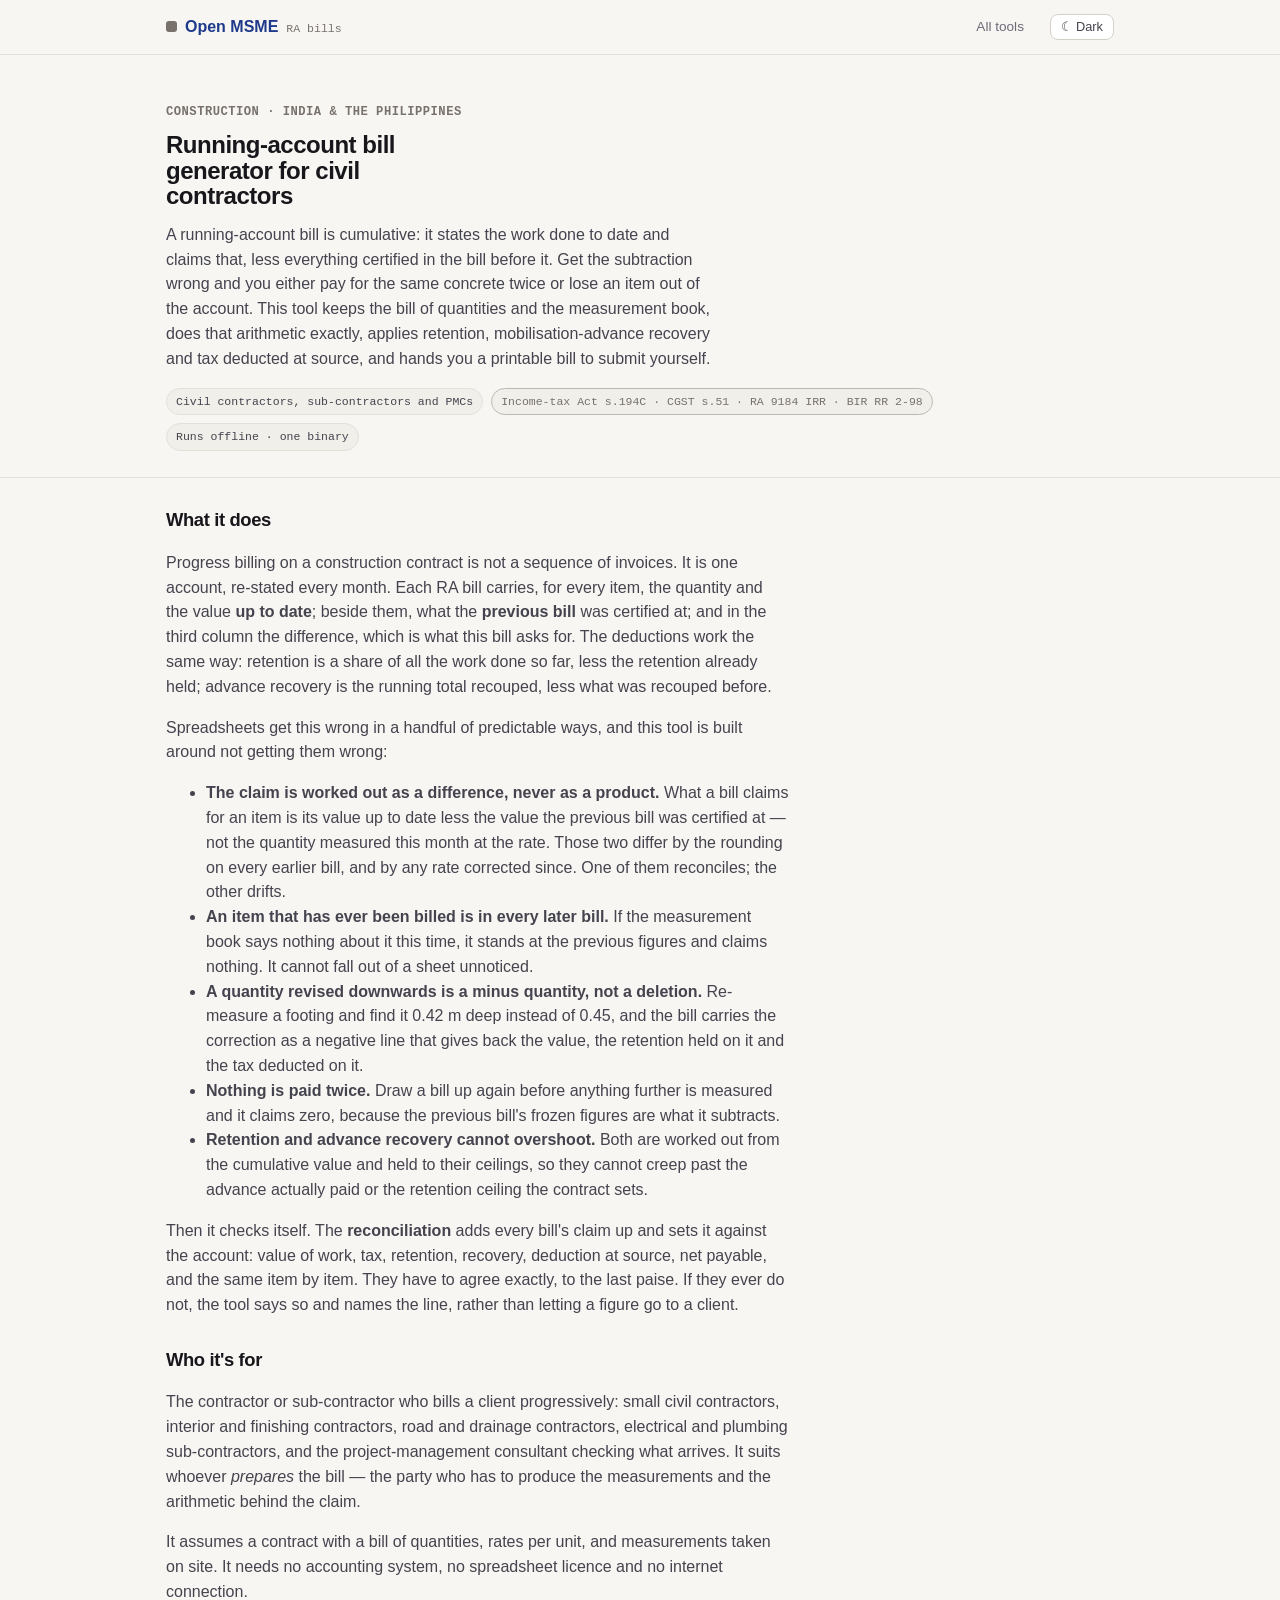
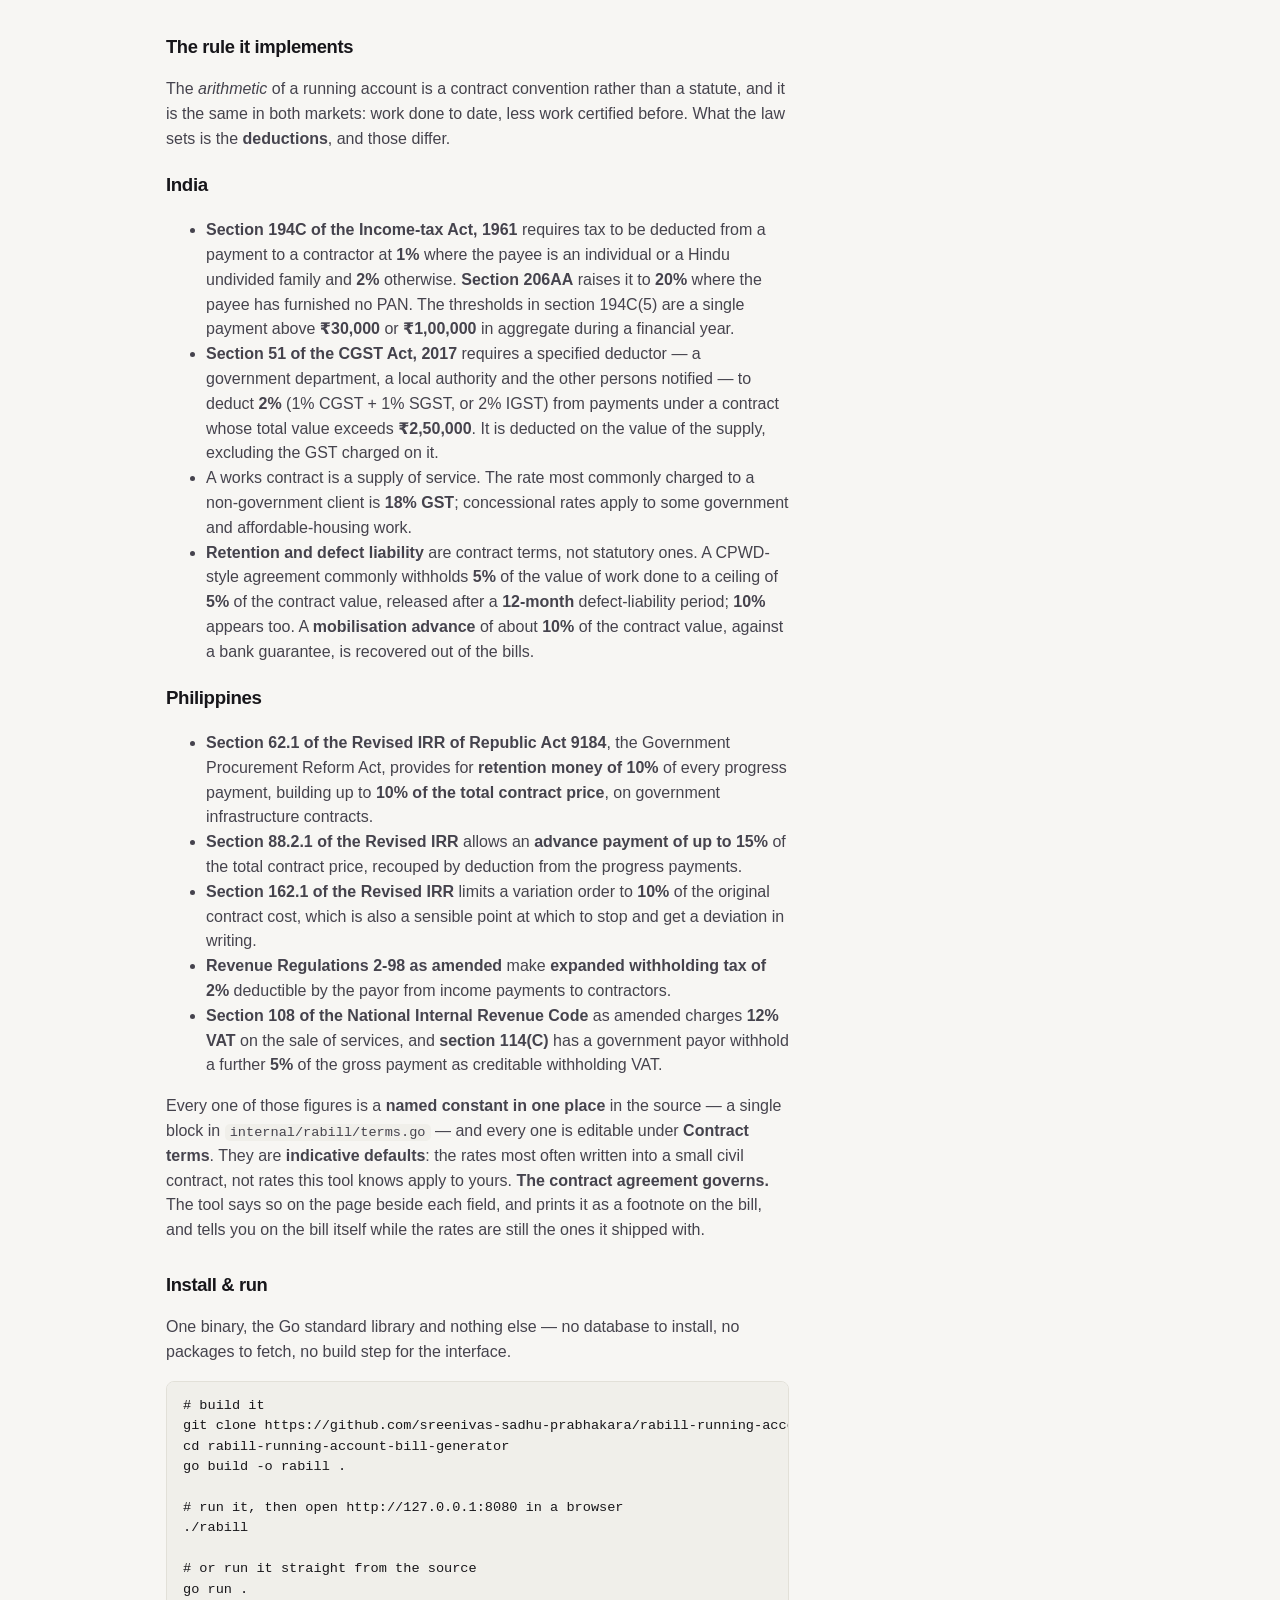
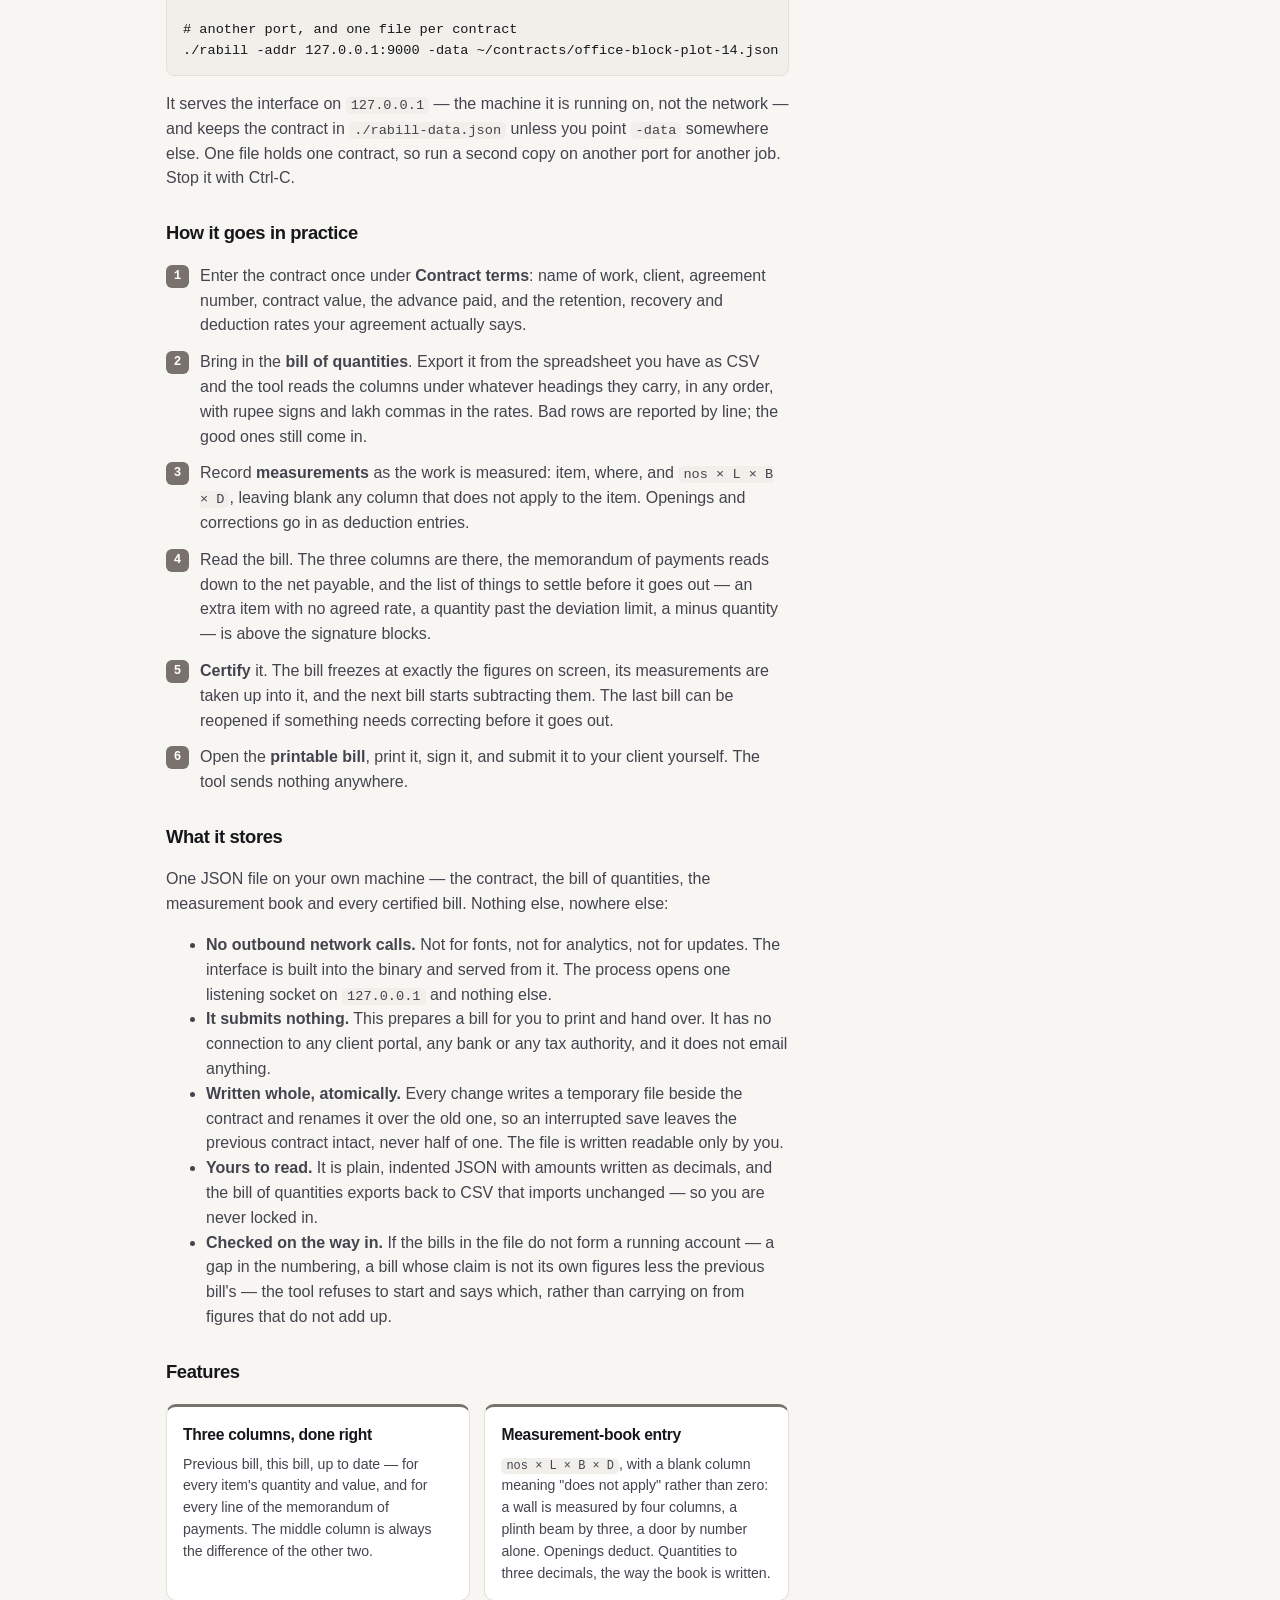
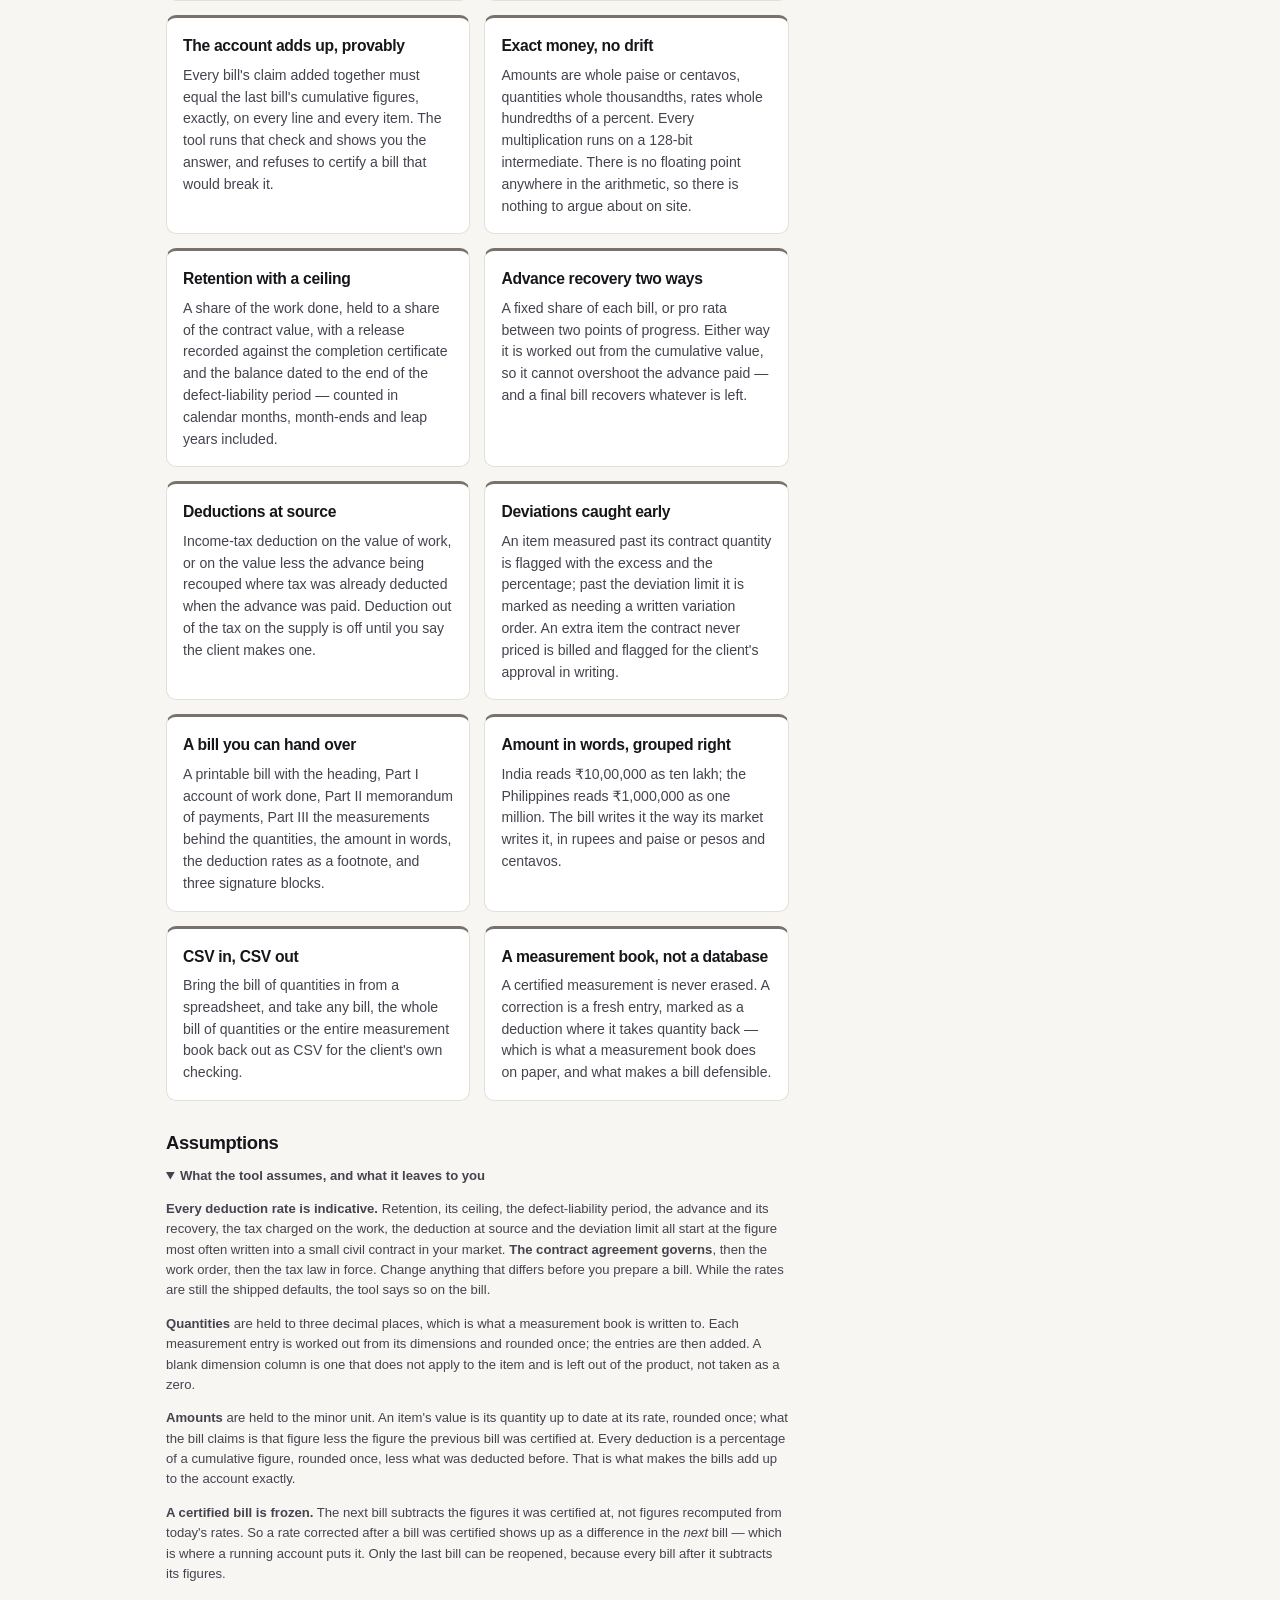
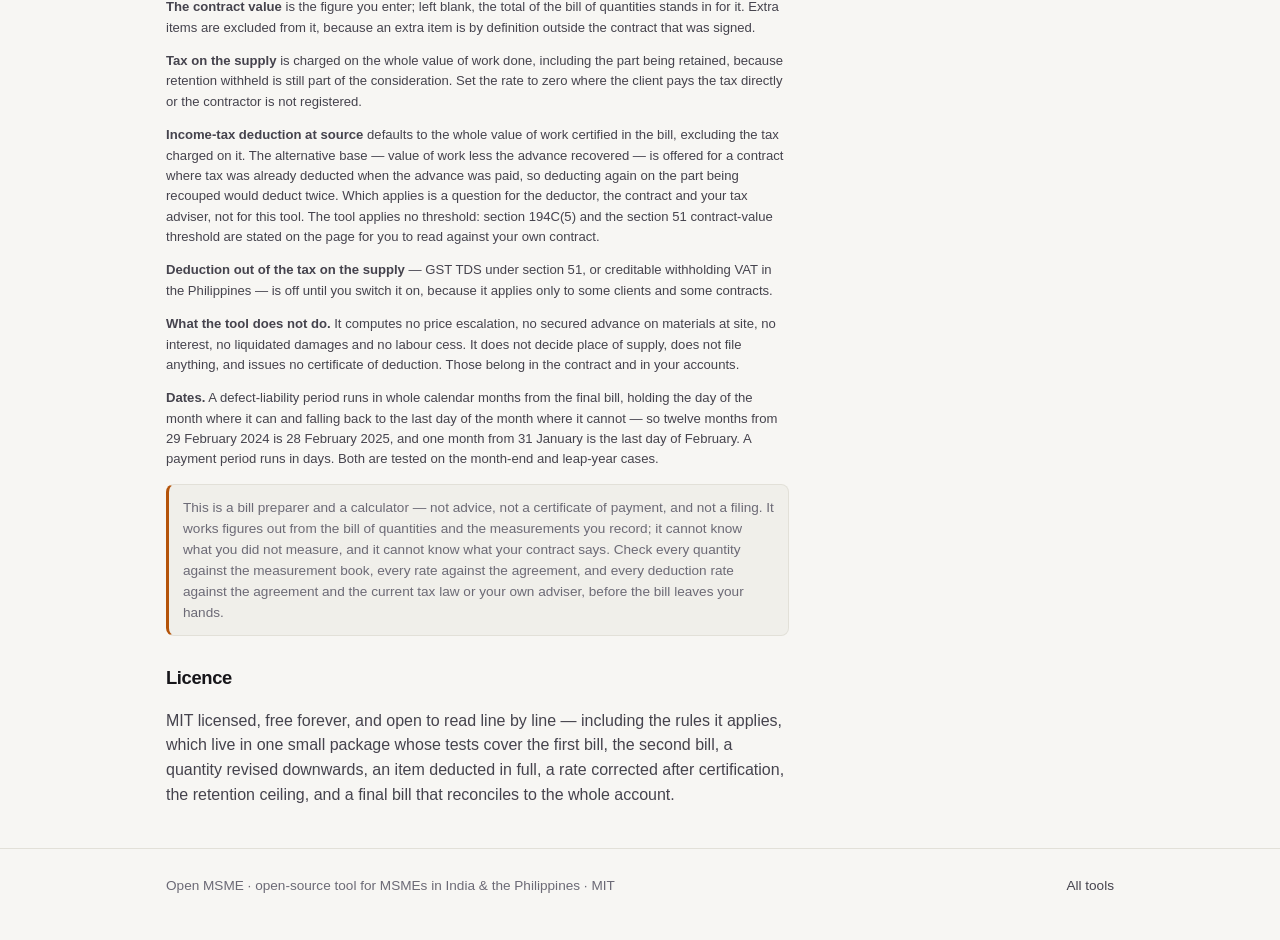
<file: docs/index.html>
<!doctype html>
<html lang="en">
<head>
  <meta charset="utf-8">
  <meta name="viewport" content="width=device-width, initial-scale=1">
  <meta http-equiv="Content-Security-Policy" content="default-src 'self'; base-uri 'self'; img-src 'self' data:; style-src 'self'; script-src 'self'; font-src 'self'; form-action 'self'">
  <title>Running-account bill generator for civil contractors · Open MSME</title>
  <meta name="description" content="A free single-binary tool for civil contractors in India and the Philippines: keep the bill of quantities and the measurement book, and get an RA bill with previous, present and up-to-date columns, retention, mobilisation-advance recovery and tax deducted at source, down to the net payable.">
  <meta name="color-scheme" content="light dark">
  <meta property="og:title" content="Running-account bill generator for civil contractors · Open MSME">
  <meta property="og:description" content="Cumulative RA-bill arithmetic done properly: work done to date less everything certified before, with retention, advance recovery and TDS — one offline binary, your data stays on your machine.">
  <meta property="og:type" content="website">
  <link rel="icon" href="assets/favicon.svg" type="image/svg+xml">
  <link rel="stylesheet" href="assets/style.css">
  <link rel="stylesheet" href="assets/accent.css">
  <script src="assets/theme-init.js"></script>
</head>
<body>
  <header class="topbar">
    <div class="wrap">
      <a class="brand" href="https://sreenivas-sadhu-prabhakara.github.io/openmsme/">
        <span class="dot"></span><b>Open MSME</b><span class="tag">RA bills</span>
      </a>
      <span class="sp"></span>
      <a class="home" href="https://sreenivas-sadhu-prabhakara.github.io/openmsme/">All tools</a>
      <button class="themer" data-themer type="button">Theme</button>
    </div>
  </header>

  <main>
    <section class="hero">
      <div class="wrap">
        <div class="eyebrow">Construction · India &amp; the Philippines</div>
        <h1>Running-account bill generator for civil contractors</h1>
        <p class="lede">A running-account bill is cumulative: it states the work done to date and claims that, less everything certified in the bill before it. Get the subtraction wrong and you either pay for the same concrete twice or lose an item out of the account. This tool keeps the bill of quantities and the measurement book, does that arithmetic exactly, applies retention, mobilisation-advance recovery and tax deducted at source, and hands you a printable bill to submit yourself.</p>
        <div class="who">
          <span class="pill">Civil contractors, sub-contractors and PMCs</span>
          <span class="pill reg">Income-tax Act s.194C &middot; CGST s.51 &middot; RA 9184 IRR &middot; BIR RR 2-98</span>
          <span class="pill">Runs offline &middot; one binary</span>
        </div>
      </div>
    </section>

    <div class="wrap">
      <section class="prose">
        <h2>What it does</h2>
        <p>Progress billing on a construction contract is not a sequence of invoices. It is one account, re-stated every month. Each RA bill carries, for every item, the quantity and the value <strong>up to date</strong>; beside them, what the <strong>previous bill</strong> was certified at; and in the third column the difference, which is what this bill asks for. The deductions work the same way: retention is a share of all the work done so far, less the retention already held; advance recovery is the running total recouped, less what was recouped before.</p>
        <p>Spreadsheets get this wrong in a handful of predictable ways, and this tool is built around not getting them wrong:</p>
        <ul>
          <li><strong>The claim is worked out as a difference, never as a product.</strong> What a bill claims for an item is its value up to date less the value the previous bill was certified at &mdash; not the quantity measured this month at the rate. Those two differ by the rounding on every earlier bill, and by any rate corrected since. One of them reconciles; the other drifts.</li>
          <li><strong>An item that has ever been billed is in every later bill.</strong> If the measurement book says nothing about it this time, it stands at the previous figures and claims nothing. It cannot fall out of a sheet unnoticed.</li>
          <li><strong>A quantity revised downwards is a minus quantity, not a deletion.</strong> Re-measure a footing and find it 0.42 m deep instead of 0.45, and the bill carries the correction as a negative line that gives back the value, the retention held on it and the tax deducted on it.</li>
          <li><strong>Nothing is paid twice.</strong> Draw a bill up again before anything further is measured and it claims zero, because the previous bill's frozen figures are what it subtracts.</li>
          <li><strong>Retention and advance recovery cannot overshoot.</strong> Both are worked out from the cumulative value and held to their ceilings, so they cannot creep past the advance actually paid or the retention ceiling the contract sets.</li>
        </ul>
        <p>Then it checks itself. The <strong>reconciliation</strong> adds every bill's claim up and sets it against the account: value of work, tax, retention, recovery, deduction at source, net payable, and the same item by item. They have to agree exactly, to the last paise. If they ever do not, the tool says so and names the line, rather than letting a figure go to a client.</p>

        <h2>Who it's for</h2>
        <p>The contractor or sub-contractor who bills a client progressively: small civil contractors, interior and finishing contractors, road and drainage contractors, electrical and plumbing sub-contractors, and the project-management consultant checking what arrives. It suits whoever <em>prepares</em> the bill &mdash; the party who has to produce the measurements and the arithmetic behind the claim.</p>
        <p>It assumes a contract with a bill of quantities, rates per unit, and measurements taken on site. It needs no accounting system, no spreadsheet licence and no internet connection.</p>

        <h2>The rule it implements</h2>
        <p>The <em>arithmetic</em> of a running account is a contract convention rather than a statute, and it is the same in both markets: work done to date, less work certified before. What the law sets is the <strong>deductions</strong>, and those differ.</p>

        <h3>India</h3>
        <ul>
          <li><strong>Section 194C of the Income-tax Act, 1961</strong> requires tax to be deducted from a payment to a contractor at <strong>1%</strong> where the payee is an individual or a Hindu undivided family and <strong>2%</strong> otherwise. <strong>Section 206AA</strong> raises it to <strong>20%</strong> where the payee has furnished no PAN. The thresholds in section 194C(5) are a single payment above <strong>&#8377;30,000</strong> or <strong>&#8377;1,00,000</strong> in aggregate during a financial year.</li>
          <li><strong>Section 51 of the CGST Act, 2017</strong> requires a specified deductor &mdash; a government department, a local authority and the other persons notified &mdash; to deduct <strong>2%</strong> (1% CGST + 1% SGST, or 2% IGST) from payments under a contract whose total value exceeds <strong>&#8377;2,50,000</strong>. It is deducted on the value of the supply, excluding the GST charged on it.</li>
          <li>A works contract is a supply of service. The rate most commonly charged to a non-government client is <strong>18% GST</strong>; concessional rates apply to some government and affordable-housing work.</li>
          <li><strong>Retention and defect liability</strong> are contract terms, not statutory ones. A CPWD-style agreement commonly withholds <strong>5%</strong> of the value of work done to a ceiling of <strong>5%</strong> of the contract value, released after a <strong>12-month</strong> defect-liability period; <strong>10%</strong> appears too. A <strong>mobilisation advance</strong> of about <strong>10%</strong> of the contract value, against a bank guarantee, is recovered out of the bills.</li>
        </ul>

        <h3>Philippines</h3>
        <ul>
          <li><strong>Section 62.1 of the Revised IRR of Republic Act 9184</strong>, the Government Procurement Reform Act, provides for <strong>retention money of 10%</strong> of every progress payment, building up to <strong>10% of the total contract price</strong>, on government infrastructure contracts.</li>
          <li><strong>Section 88.2.1 of the Revised IRR</strong> allows an <strong>advance payment of up to 15%</strong> of the total contract price, recouped by deduction from the progress payments.</li>
          <li><strong>Section 162.1 of the Revised IRR</strong> limits a variation order to <strong>10%</strong> of the original contract cost, which is also a sensible point at which to stop and get a deviation in writing.</li>
          <li><strong>Revenue Regulations 2-98 as amended</strong> make <strong>expanded withholding tax of 2%</strong> deductible by the payor from income payments to contractors.</li>
          <li><strong>Section 108 of the National Internal Revenue Code</strong> as amended charges <strong>12% VAT</strong> on the sale of services, and <strong>section 114(C)</strong> has a government payor withhold a further <strong>5%</strong> of the gross payment as creditable withholding VAT.</li>
        </ul>

        <p>Every one of those figures is a <strong>named constant in one place</strong> in the source &mdash; a single block in <code>internal/rabill/terms.go</code> &mdash; and every one is editable under <strong>Contract terms</strong>. They are <strong>indicative defaults</strong>: the rates most often written into a small civil contract, not rates this tool knows apply to yours. <strong>The contract agreement governs.</strong> The tool says so on the page beside each field, and prints it as a footnote on the bill, and tells you on the bill itself while the rates are still the ones it shipped with.</p>

        <h2>Install &amp; run</h2>
        <p>One binary, the Go standard library and nothing else &mdash; no database to install, no packages to fetch, no build step for the interface.</p>
<pre># build it
git clone https://github.com/sreenivas-sadhu-prabhakara/rabill-running-account-bill-generator.git
cd rabill-running-account-bill-generator
go build -o rabill .

# run it, then open http://127.0.0.1:8080 in a browser
./rabill

# or run it straight from the source
go run .

# another port, and one file per contract
./rabill -addr 127.0.0.1:9000 -data ~/contracts/office-block-plot-14.json</pre>
        <p>It serves the interface on <code>127.0.0.1</code> &mdash; the machine it is running on, not the network &mdash; and keeps the contract in <code>./rabill-data.json</code> unless you point <code>-data</code> somewhere else. One file holds one contract, so run a second copy on another port for another job. Stop it with Ctrl-C.</p>

        <h2>How it goes in practice</h2>
        <ol class="steps">
          <li>Enter the contract once under <strong>Contract terms</strong>: name of work, client, agreement number, contract value, the advance paid, and the retention, recovery and deduction rates your agreement actually says.</li>
          <li>Bring in the <strong>bill of quantities</strong>. Export it from the spreadsheet you have as CSV and the tool reads the columns under whatever headings they carry, in any order, with rupee signs and lakh commas in the rates. Bad rows are reported by line; the good ones still come in.</li>
          <li>Record <strong>measurements</strong> as the work is measured: item, where, and <code>nos &times; L &times; B &times; D</code>, leaving blank any column that does not apply to the item. Openings and corrections go in as deduction entries.</li>
          <li>Read the bill. The three columns are there, the memorandum of payments reads down to the net payable, and the list of things to settle before it goes out &mdash; an extra item with no agreed rate, a quantity past the deviation limit, a minus quantity &mdash; is above the signature blocks.</li>
          <li><strong>Certify</strong> it. The bill freezes at exactly the figures on screen, its measurements are taken up into it, and the next bill starts subtracting them. The last bill can be reopened if something needs correcting before it goes out.</li>
          <li>Open the <strong>printable bill</strong>, print it, sign it, and submit it to your client yourself. The tool sends nothing anywhere.</li>
        </ol>

        <h2>What it stores</h2>
        <p>One JSON file on your own machine &mdash; the contract, the bill of quantities, the measurement book and every certified bill. Nothing else, nowhere else:</p>
        <ul>
          <li><strong>No outbound network calls.</strong> Not for fonts, not for analytics, not for updates. The interface is built into the binary and served from it. The process opens one listening socket on <code>127.0.0.1</code> and nothing else.</li>
          <li><strong>It submits nothing.</strong> This prepares a bill for you to print and hand over. It has no connection to any client portal, any bank or any tax authority, and it does not email anything.</li>
          <li><strong>Written whole, atomically.</strong> Every change writes a temporary file beside the contract and renames it over the old one, so an interrupted save leaves the previous contract intact, never half of one. The file is written readable only by you.</li>
          <li><strong>Yours to read.</strong> It is plain, indented JSON with amounts written as decimals, and the bill of quantities exports back to CSV that imports unchanged &mdash; so you are never locked in.</li>
          <li><strong>Checked on the way in.</strong> If the bills in the file do not form a running account &mdash; a gap in the numbering, a bill whose claim is not its own figures less the previous bill's &mdash; the tool refuses to start and says which, rather than carrying on from figures that do not add up.</li>
        </ul>

        <h2>Features</h2>
        <div class="featgrid">
          <div class="feat">
            <h3>Three columns, done right</h3>
            <p>Previous bill, this bill, up to date &mdash; for every item's quantity and value, and for every line of the memorandum of payments. The middle column is always the difference of the other two.</p>
          </div>
          <div class="feat">
            <h3>Measurement-book entry</h3>
            <p><code>nos &times; L &times; B &times; D</code>, with a blank column meaning "does not apply" rather than zero: a wall is measured by four columns, a plinth beam by three, a door by number alone. Openings deduct. Quantities to three decimals, the way the book is written.</p>
          </div>
          <div class="feat">
            <h3>The account adds up, provably</h3>
            <p>Every bill's claim added together must equal the last bill's cumulative figures, exactly, on every line and every item. The tool runs that check and shows you the answer, and refuses to certify a bill that would break it.</p>
          </div>
          <div class="feat">
            <h3>Exact money, no drift</h3>
            <p>Amounts are whole paise or centavos, quantities whole thousandths, rates whole hundredths of a percent. Every multiplication runs on a 128-bit intermediate. There is no floating point anywhere in the arithmetic, so there is nothing to argue about on site.</p>
          </div>
          <div class="feat">
            <h3>Retention with a ceiling</h3>
            <p>A share of the work done, held to a share of the contract value, with a release recorded against the completion certificate and the balance dated to the end of the defect-liability period &mdash; counted in calendar months, month-ends and leap years included.</p>
          </div>
          <div class="feat">
            <h3>Advance recovery two ways</h3>
            <p>A fixed share of each bill, or pro rata between two points of progress. Either way it is worked out from the cumulative value, so it cannot overshoot the advance paid &mdash; and a final bill recovers whatever is left.</p>
          </div>
          <div class="feat">
            <h3>Deductions at source</h3>
            <p>Income-tax deduction on the value of work, or on the value less the advance being recouped where tax was already deducted when the advance was paid. Deduction out of the tax on the supply is off until you say the client makes one.</p>
          </div>
          <div class="feat">
            <h3>Deviations caught early</h3>
            <p>An item measured past its contract quantity is flagged with the excess and the percentage; past the deviation limit it is marked as needing a written variation order. An extra item the contract never priced is billed and flagged for the client's approval in writing.</p>
          </div>
          <div class="feat">
            <h3>A bill you can hand over</h3>
            <p>A printable bill with the heading, Part I account of work done, Part II memorandum of payments, Part III the measurements behind the quantities, the amount in words, the deduction rates as a footnote, and three signature blocks.</p>
          </div>
          <div class="feat">
            <h3>Amount in words, grouped right</h3>
            <p>India reads &#8377;10,00,000 as ten lakh; the Philippines reads &#8377;1,000,000 as one million. The bill writes it the way its market writes it, in rupees and paise or pesos and centavos.</p>
          </div>
          <div class="feat">
            <h3>CSV in, CSV out</h3>
            <p>Bring the bill of quantities in from a spreadsheet, and take any bill, the whole bill of quantities or the entire measurement book back out as CSV for the client's own checking.</p>
          </div>
          <div class="feat">
            <h3>A measurement book, not a database</h3>
            <p>A certified measurement is never erased. A correction is a fresh entry, marked as a deduction where it takes quantity back &mdash; which is what a measurement book does on paper, and what makes a bill defensible.</p>
          </div>
        </div>

        <h2>Assumptions</h2>
        <details class="assumptions" open>
          <summary>What the tool assumes, and what it leaves to you</summary>
          <p><strong>Every deduction rate is indicative.</strong> Retention, its ceiling, the defect-liability period, the advance and its recovery, the tax charged on the work, the deduction at source and the deviation limit all start at the figure most often written into a small civil contract in your market. <strong>The contract agreement governs</strong>, then the work order, then the tax law in force. Change anything that differs before you prepare a bill. While the rates are still the shipped defaults, the tool says so on the bill.</p>
          <p><strong>Quantities</strong> are held to three decimal places, which is what a measurement book is written to. Each measurement entry is worked out from its dimensions and rounded once; the entries are then added. A blank dimension column is one that does not apply to the item and is left out of the product, not taken as a zero.</p>
          <p><strong>Amounts</strong> are held to the minor unit. An item's value is its quantity up to date at its rate, rounded once; what the bill claims is that figure less the figure the previous bill was certified at. Every deduction is a percentage of a cumulative figure, rounded once, less what was deducted before. That is what makes the bills add up to the account exactly.</p>
          <p><strong>A certified bill is frozen.</strong> The next bill subtracts the figures it was certified at, not figures recomputed from today's rates. So a rate corrected after a bill was certified shows up as a difference in the <em>next</em> bill &mdash; which is where a running account puts it. Only the last bill can be reopened, because every bill after it subtracts its figures.</p>
          <p><strong>The contract value</strong> is the figure you enter; left blank, the total of the bill of quantities stands in for it. Extra items are excluded from it, because an extra item is by definition outside the contract that was signed.</p>
          <p><strong>Tax on the supply</strong> is charged on the whole value of work done, including the part being retained, because retention withheld is still part of the consideration. Set the rate to zero where the client pays the tax directly or the contractor is not registered.</p>
          <p><strong>Income-tax deduction at source</strong> defaults to the whole value of work certified in the bill, excluding the tax charged on it. The alternative base &mdash; value of work less the advance recovered &mdash; is offered for a contract where tax was already deducted when the advance was paid, so deducting again on the part being recouped would deduct twice. Which applies is a question for the deductor, the contract and your tax adviser, not for this tool. The tool applies no threshold: section 194C(5) and the section 51 contract-value threshold are stated on the page for you to read against your own contract.</p>
          <p><strong>Deduction out of the tax on the supply</strong> &mdash; GST TDS under section 51, or creditable withholding VAT in the Philippines &mdash; is off until you switch it on, because it applies only to some clients and some contracts.</p>
          <p><strong>What the tool does not do.</strong> It computes no price escalation, no secured advance on materials at site, no interest, no liquidated damages and no labour cess. It does not decide place of supply, does not file anything, and issues no certificate of deduction. Those belong in the contract and in your accounts.</p>
          <p><strong>Dates.</strong> A defect-liability period runs in whole calendar months from the final bill, holding the day of the month where it can and falling back to the last day of the month where it cannot &mdash; so twelve months from 29 February 2024 is 28 February 2025, and one month from 31 January is the last day of February. A payment period runs in days. Both are tested on the month-end and leap-year cases.</p>
        </details>

        <div class="note">This is a bill preparer and a calculator &mdash; not advice, not a certificate of payment, and not a filing. It works figures out from the bill of quantities and the measurements you record; it cannot know what you did not measure, and it cannot know what your contract says. Check every quantity against the measurement book, every rate against the agreement, and every deduction rate against the agreement and the current tax law or your own adviser, before the bill leaves your hands.</div>

        <h2>Licence</h2>
        <p>MIT licensed, free forever, and open to read line by line &mdash; including the rules it applies, which live in one small package whose tests cover the first bill, the second bill, a quantity revised downwards, an item deducted in full, a rate corrected after certification, the retention ceiling, and a final bill that reconciles to the whole account.</p>
      </section>
    </div>
  </main>

  <footer class="foot">
    <div class="wrap">
      <span>Open MSME &middot; open-source tool for MSMEs in India &amp; the Philippines &middot; MIT</span>
      <span><a href="https://sreenivas-sadhu-prabhakara.github.io/openmsme/">All tools</a></span>
    </div>
  </footer>

  <script src="assets/ui.js"></script>
</body>
</html>
</file>
<file: docs/assets/style.css>
/* Open MSME tool kit — shared design system for single-tool apps. No deps. Light + dark. */

:root {
  color-scheme: light dark;
  --bg:#f7f6f3; --surface:#fff; --surface-2:#f0efea; --ink:#17161a; --ink-2:#45434d; --ink-3:#6c6a76;
  --line:#e2e0d8; --line-2:#d3d1c7; --accent:#1f3a8a; --accent-ink:#fff; --ok:#15803d; --warn:#b45309; --bad:#b91c1c;
  --mono: ui-monospace,"SF Mono","SFMono-Regular",Menlo,Consolas,monospace;
  --sans: -apple-system,BlinkMacSystemFont,"Segoe UI",Roboto,Helvetica,Arial,system-ui,sans-serif;
  --maxw:980px; --radius:10px; --shadow:0 1px 2px rgba(20,18,26,.05),0 6px 20px rgba(20,18,26,.05);
  --tool:#1f3a8a; /* per-tool accent, override in page */
}
@media (prefers-color-scheme: dark){ :root:not([data-theme="light"]){
  --bg:#121116; --surface:#1a191f; --surface-2:#222027; --ink:#f3f1ef; --ink-2:#c3c0cb; --ink-3:#918e9c;
  --line:#2c2a33; --line-2:#39363f; --accent:#93b0ff; --accent-ink:#10131f; --ok:#57c98a; --warn:#f0a35a; --bad:#f28b82;
  --shadow:0 1px 2px rgba(0,0,0,.3),0 8px 28px rgba(0,0,0,.35);
}}
:root[data-theme="dark"]{
  --bg:#121116; --surface:#1a191f; --surface-2:#222027; --ink:#f3f1ef; --ink-2:#c3c0cb; --ink-3:#918e9c;
  --line:#2c2a33; --line-2:#39363f; --accent:#93b0ff; --accent-ink:#10131f; --ok:#57c98a; --warn:#f0a35a; --bad:#f28b82;
  --shadow:0 1px 2px rgba(0,0,0,.3),0 8px 28px rgba(0,0,0,.35);
}

* { box-sizing:border-box; }
html { -webkit-text-size-adjust:100%; }
body { margin:0; background:var(--bg); color:var(--ink); font-family:var(--sans); font-size:16px; line-height:1.55; -webkit-font-smoothing:antialiased; }
.wrap { max-width:var(--maxw); margin:0 auto; padding:0 16px; }
a { color:var(--accent); text-decoration:none; }
a:hover { text-decoration:underline; text-underline-offset:3px; }
h1,h2,h3 { letter-spacing:-.02em; }

/* top bar */
.topbar { position:sticky; top:0; z-index:20; background:color-mix(in srgb,var(--bg) 86%,transparent); backdrop-filter:saturate(140%) blur(8px); border-bottom:1px solid var(--line); }
.topbar .wrap { display:flex; align-items:center; gap:14px; height:54px; }
.brand { display:flex; align-items:baseline; gap:8px; font-weight:700; }
.brand .dot { width:11px; height:11px; border-radius:3px; background:var(--tool); display:inline-block; }
.brand .tag { font-family:var(--mono); font-size:.72rem; color:var(--ink-3); font-weight:500; }
.topbar .sp { margin-left:auto; }
.topbar a.home { font-size:.85rem; color:var(--ink-3); }
.topbar a.home:hover { color:var(--ink); }
.themer { font:inherit; font-size:.8rem; cursor:pointer; border:1px solid var(--line-2); background:var(--surface); color:var(--ink-2); border-radius:8px; padding:6px 10px; line-height:1; margin-left:12px; }
.themer:hover { color:var(--ink); border-color:var(--ink-3); }

/* hero / explainer */
.hero { padding:48px 0 26px; border-bottom:1px solid var(--line); }
.hero .eyebrow { font-family:var(--mono); font-size:.76rem; font-weight:600; letter-spacing:.04em; color:var(--tool); text-transform:uppercase; }
.hero h1 { margin:10px 0 14px; font-size:clamp(1.8rem,1.2rem+2.6vw,2.7rem); line-height:1.07; font-weight:800; max-width:20ch; }
.hero .lede { margin:0; font-size:clamp(1rem,.95rem+.4vw,1.15rem); color:var(--ink-2); max-width:62ch; }
.hero .who { margin-top:16px; display:flex; gap:8px; flex-wrap:wrap; }
.pill { font-family:var(--mono); font-size:.72rem; padding:4px 9px; border-radius:999px; background:var(--surface-2); color:var(--ink-2); border:1px solid var(--line); }
.pill.reg { color:var(--tool); border-color:color-mix(in srgb,var(--tool) 35%,var(--line)); }

/* layout */
.cols { display:grid; grid-template-columns:1fr; gap:22px; padding:28px 0; }
@media (min-width:860px){ .cols.calc { grid-template-columns:1.1fr .9fr; align-items:start; } }

section.card { background:var(--surface); border:1px solid var(--line); border-radius:var(--radius); padding:20px; }
section.card h2 { margin:0 0 14px; font-size:1.1rem; }
.sticky { position:sticky; top:70px; }

/* form */
.field { margin:0 0 14px; }
.field > label { display:block; font-size:.85rem; font-weight:600; color:var(--ink-2); margin-bottom:5px; }
.field .hint { font-weight:400; color:var(--ink-3); font-size:.78rem; }
.inp { position:relative; display:flex; align-items:center; }
.inp .pre, .inp .suf { position:absolute; font-family:var(--mono); font-size:.82rem; color:var(--ink-3); pointer-events:none; }
.inp .pre { left:12px; } .inp .suf { right:12px; }
input[type=number], input[type=text], select {
  width:100%; font:inherit; font-size:.95rem; padding:11px 13px; border-radius:9px;
  border:1px solid var(--line-2); background:var(--surface); color:var(--ink); appearance:none;
}
.inp.has-pre input { padding-left:28px; } .inp.has-suf input { padding-right:40px; }
input:focus, select:focus { outline:2px solid var(--tool); outline-offset:1px; border-color:var(--tool); }
.row2 { display:grid; grid-template-columns:1fr 1fr; gap:12px; }
.seg { display:flex; gap:6px; flex-wrap:wrap; }
.seg button { font:inherit; font-size:.82rem; cursor:pointer; padding:8px 12px; border-radius:8px; border:1px solid var(--line-2); background:var(--surface); color:var(--ink-2); }
.seg button[aria-pressed=true] { background:var(--tool); color:#fff; border-color:var(--tool); }

/* results */
.result-primary { background:color-mix(in srgb,var(--tool) 8%,var(--surface)); border:1px solid color-mix(in srgb,var(--tool) 30%,var(--line)); border-radius:var(--radius); padding:18px 20px; margin-bottom:16px; }
.result-primary .k { font-size:.8rem; color:var(--ink-3); }
.result-primary .v { font-size:2rem; font-weight:800; letter-spacing:-.02em; font-variant-numeric:tabular-nums; color:var(--tool); }
.result-primary .sub { font-size:.85rem; color:var(--ink-2); margin-top:3px; }
.breakdown { width:100%; border-collapse:collapse; font-size:.9rem; }
.breakdown th, .breakdown td { text-align:left; padding:8px 4px; border-bottom:1px solid var(--line); }
.breakdown td.num, .breakdown th.num { text-align:right; font-family:var(--mono); font-variant-numeric:tabular-nums; }
.breakdown tr.total td { font-weight:700; border-top:2px solid var(--line-2); border-bottom:none; }
.breakdown tr.sub td { color:var(--ink-2); }
.breakdown .neg { color:var(--bad); }

.btnrow { display:flex; gap:10px; flex-wrap:wrap; margin-top:16px; }
.btn { font:inherit; font-size:.9rem; font-weight:600; cursor:pointer; padding:10px 16px; border-radius:9px; border:1px solid transparent; }
.btn.primary { background:var(--tool); color:#fff; }
.btn.ghost { background:var(--surface); border-color:var(--line-2); color:var(--ink); }
.btn:hover { filter:brightness(1.05); }

/* prose / notes */
.prose { max-width:70ch; }
.prose h2 { font-size:1.15rem; margin:28px 0 8px; }
.prose p, .prose li { color:var(--ink-2); }
.prose code { font-family:var(--mono); font-size:.85em; background:var(--surface-2); padding:1px 5px; border-radius:5px; }
.note { font-size:.85rem; color:var(--ink-3); background:var(--surface-2); border:1px solid var(--line); border-left:3px solid var(--warn); border-radius:8px; padding:12px 14px; margin:14px 0; }
.assumptions { font-size:.82rem; color:var(--ink-3); }
.assumptions summary { cursor:pointer; color:var(--ink-2); font-weight:600; }

/* footer */
.foot { border-top:1px solid var(--line); margin-top:40px; padding:26px 0 44px; color:var(--ink-3); font-size:.85rem; }
.foot .wrap { display:flex; gap:14px; flex-wrap:wrap; justify-content:space-between; }
.foot a { color:var(--ink-2); }

@media (prefers-reduced-motion: reduce){ * { transition:none !important; } }
@media print { .topbar,.themer,.btnrow,.foot,.hero .who { display:none; } body { background:#fff; } section.card { border:none; padding:0; } }

/* ---- docs/explainer pages (for binary tools that aren't web apps) ---- */
pre { background:var(--surface-2); border:1px solid var(--line); border-radius:8px; padding:14px 16px; overflow-x:auto; font-family:var(--mono); font-size:.85rem; line-height:1.5; color:var(--ink); }
pre code { background:none; padding:0; font-size:inherit; }
.featgrid { display:grid; grid-template-columns:repeat(auto-fill,minmax(240px,1fr)); gap:14px; margin:18px 0; }
.feat { background:var(--surface); border:1px solid var(--line); border-radius:var(--radius); padding:16px; border-top:3px solid var(--tool); }
.feat h3 { margin:0 0 6px; font-size:.98rem; }
.feat p { margin:0; font-size:.88rem; color:var(--ink-2); }
.steps { counter-reset:s; list-style:none; padding:0; }
.steps li { counter-increment:s; position:relative; padding-left:34px; margin:12px 0; color:var(--ink-2); }
.steps li::before { content:counter(s); position:absolute; left:0; top:1px; width:23px; height:23px; border-radius:6px; background:var(--tool); color:#fff; font-size:.78rem; font-weight:700; display:flex; align-items:center; justify-content:center; font-family:var(--mono); }

/* Grid/flex children default to min-width:auto, so a long unbroken string (a clone
   URL in a <pre>) sizes the track to its min-content and forces page-wide horizontal
   scroll. Let children shrink and keep the scrolling inside the pre where it belongs. */
.cols > *, .featgrid > *, .ideas > * { min-width: 0; }
pre { max-width: 100%; }

/* Small coloured text needs a lighter accent in dark mode: the sector hues are
   mid-tone and fall below AA contrast on a dark surface. Backgrounds/borders keep
   the true accent; only small text uses the lightened derivative. */
:root { --tool-text: var(--tool); }
@media (prefers-color-scheme: dark){ :root:not([data-theme="light"]){ --tool-text: color-mix(in srgb, var(--tool) 50%, white); } }
:root[data-theme="dark"]{ --tool-text: color-mix(in srgb, var(--tool) 50%, white); }
.hero .eyebrow { color: var(--tool-text); }
.pill.reg { color: var(--tool-text); }
.result-primary .v { color: var(--tool-text); }
.wave-card .repo, .brand .tag { color: var(--tool-text); }
</file>
<file: docs/assets/accent.css>
:root{--tool:#78716c}
</file>
